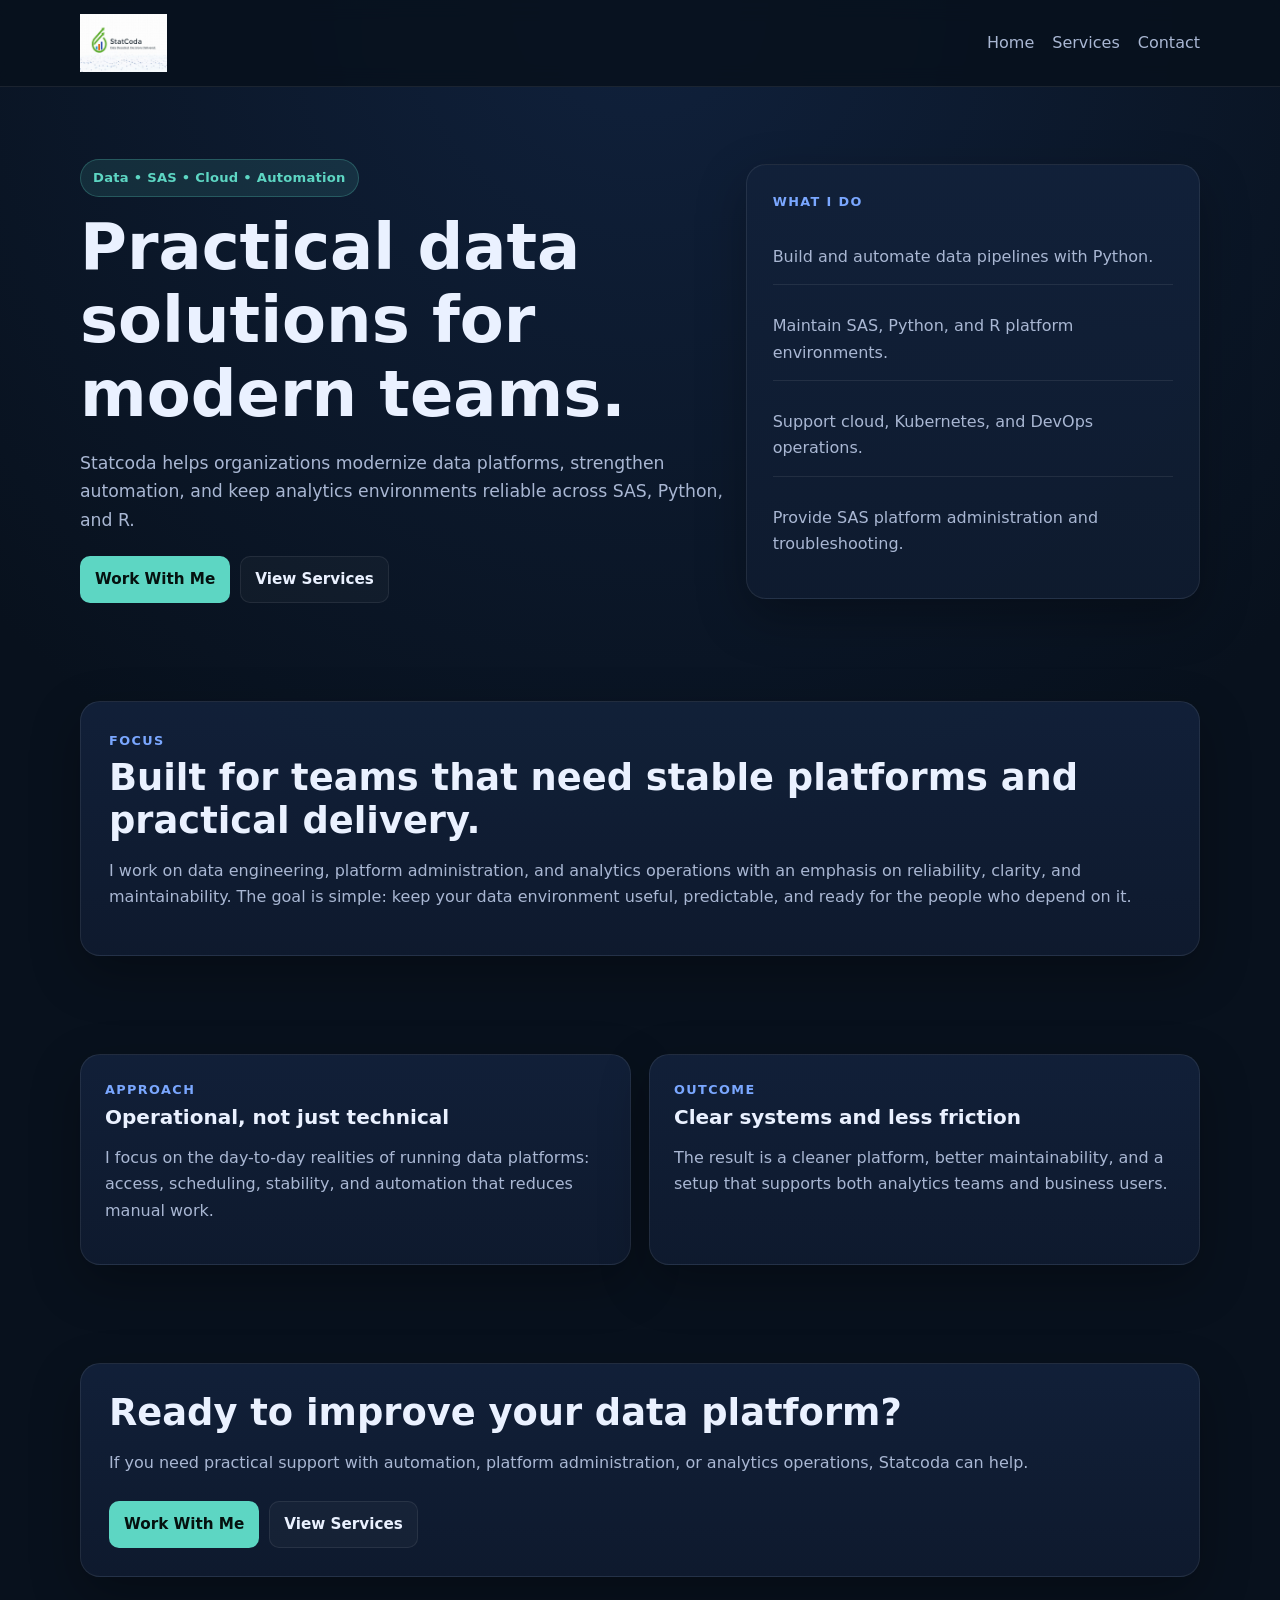
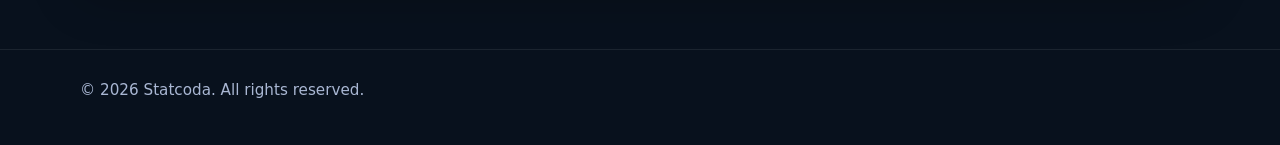
<file: index.html>
<!DOCTYPE html>
<html lang="en">
<head>
  <meta charset="UTF-8" />
  <meta name="viewport" content="width=device-width, initial-scale=1.0" />
  <title>Statcoda | Data, SAS, Cloud & Automation</title>
  <meta name="description" content="Statcoda helps organizations modernize data platforms, improve automation, and support analytics environments across SAS, Python, and R." />
  <link rel="stylesheet" href="style.css" />
</head>
<body>
  <header>
    <div class="container nav">
      <a class="brand" href="index.html">
        <img src="StatCoda_logo1.jpg" alt="Statcoda logo" />
      </a>
      <nav class="nav-links">
        <a href="index.html">Home</a>
        <a href="services.html">Services</a>
        <a href="contact.html">Contact</a>
      </nav>
    </div>
  </header>

  <main>
    <section class="hero">
      <div class="container hero-grid">
        <div class="hero-copy">
          <span class="eyebrow">Data • SAS • Cloud • Automation</span>
          <h1>Practical data solutions for modern teams.</h1>
          <p class="lead">
            Statcoda helps organizations modernize data platforms, strengthen automation, and keep analytics environments reliable across SAS, Python, and R.
          </p>
          <div class="actions actions-compact">
            <a class="btn btn-small primary" href="contact.html">Work With Me</a>
            <a class="btn btn-small secondary" href="services.html">View Services</a>
          </div>
        </div>

        <div class="panel">
          <div class="kicker">What I do</div>
          <div class="stats">
            <div class="stat">Build and automate data pipelines with Python.</div>
            <div class="stat">Maintain SAS, Python, and R platform environments.</div>
            <div class="stat">Support cloud, Kubernetes, and DevOps operations.</div>
            <div class="stat">Provide SAS platform administration and troubleshooting.</div>
          </div>
        </div>
      </div>
    </section>

    <section class="section section-tight">
      <div class="container focus-card">
        <div class="kicker">Focus</div>
        <h2>Built for teams that need stable platforms and practical delivery.</h2>
        <p class="muted">
          I work on data engineering, platform administration, and analytics operations with an emphasis on reliability, clarity, and maintainability. The goal is simple: keep your data environment useful, predictable, and ready for the people who depend on it.
        </p>
      </div>
    </section>

    <section class="section section-tight">
      <div class="container grid-2">
        <div class="card">
          <div class="kicker">Approach</div>
          <h3>Operational, not just technical</h3>
          <p class="muted">
            I focus on the day-to-day realities of running data platforms: access, scheduling, stability, and automation that reduces manual work.
          </p>
        </div>

        <div class="card">
          <div class="kicker">Outcome</div>
          <h3>Clear systems and less friction</h3>
          <p class="muted">
            The result is a cleaner platform, better maintainability, and a setup that supports both analytics teams and business users.
          </p>
        </div>
      </div>
    </section>

    <section class="section section-tight">
      <div class="container cta-block">
        <h2>Ready to improve your data platform?</h2>
        <p class="muted">
          If you need practical support with automation, platform administration, or analytics operations, Statcoda can help.
        </p>
        <div class="actions actions-compact">
          <a class="btn btn-small primary" href="contact.html">Work With Me</a>
          <a class="btn btn-small secondary" href="services.html">View Services</a>
        </div>
      </div>
    </section>
  </main>

  <footer class="footer">
    <div class="container small">© 2026 Statcoda. All rights reserved.</div>
  </footer>
</body>
</html>
</file>
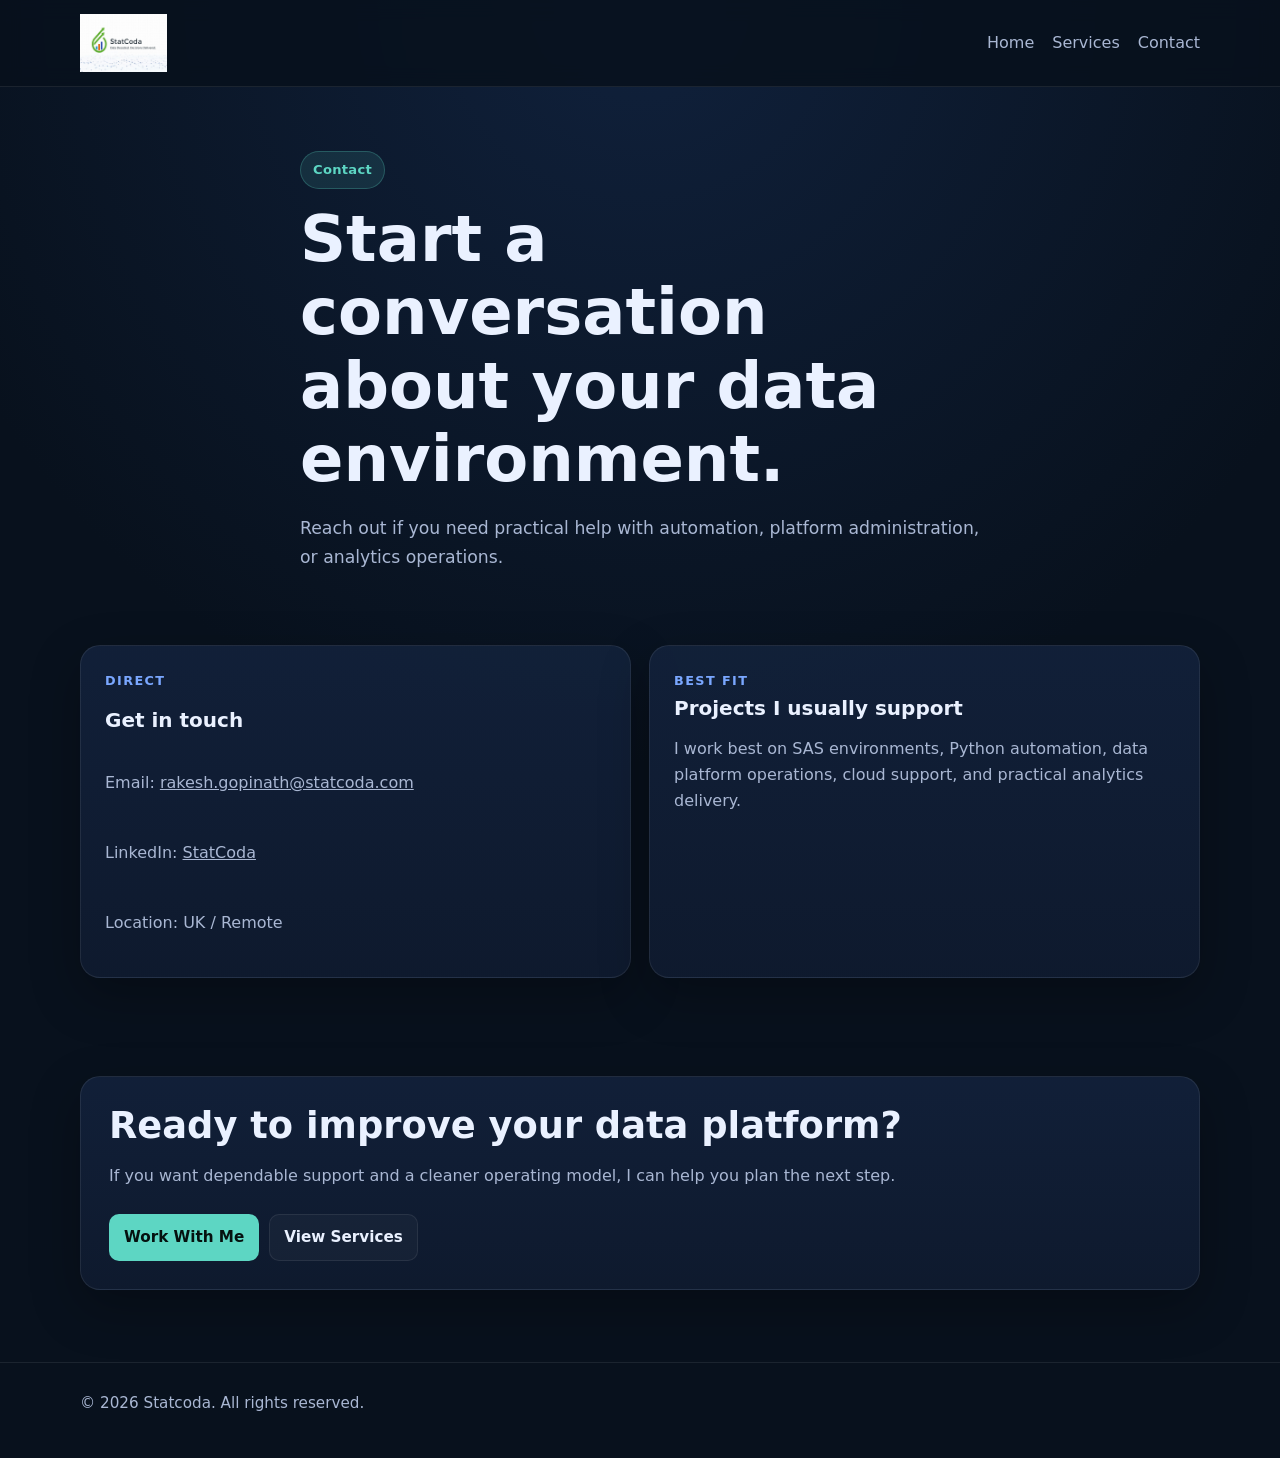
<file: contact.html>
<!DOCTYPE html>
<html lang="en">
<head>
  <meta charset="UTF-8" />
  <meta name="viewport" content="width=device-width, initial-scale=1.0" />
  <title>Contact | Statcoda</title>
  <meta name="description" content="Contact Statcoda for data engineering, platform administration, cloud, and SAS support." />
  <link rel="stylesheet" href="style.css" />
</head>
<body>
  <header>
    <div class="container nav">
      <a class="brand" href="index.html">
        <img src="StatCoda_logo1.jpg" alt="Statcoda logo" />
      </a>
      <nav class="nav-links">
        <a href="index.html">Home</a>
        <a href="services.html">Services</a>
        <a href="contact.html">Contact</a>
      </nav>
    </div>
  </header>

  <main>
    <section class="page-hero">
      <div class="container hero-copy">
        <span class="eyebrow">Contact</span>
        <h1>Start a conversation about your data environment.</h1>
        <p class="lead">
          Reach out if you need practical help with automation, platform administration, or analytics operations.
        </p>
      </div>
    </section>

    <section class="section section-tight">
      <div class="container grid-2">
        <div class="card contact-box">
          <div class="kicker">Direct</div>
          <h3>Get in touch</h3>
          <p class="muted">Email: <a href="mailto:rakesh.gopinath@statcoda.com">rakesh.gopinath@statcoda.com</a></p>
          <p class="muted">LinkedIn: <a href="https://www.linkedin.com/in/rakeshkg/" target="_blank" rel="noopener noreferrer">StatCoda</a></p>
          <p class="muted">Location: UK / Remote</p>
        </div>

        <div class="card">
          <div class="kicker">Best fit</div>
          <h3>Projects I usually support</h3>
          <p class="muted">
            I work best on SAS environments, Python automation, data platform operations, cloud support, and practical analytics delivery.
          </p>
        </div>
      </div>
    </section>

    <section class="section section-tight">
      <div class="container cta-block">
        <h2>Ready to improve your data platform?</h2>
        <p class="muted">
          If you want dependable support and a cleaner operating model, I can help you plan the next step.
        </p>
        <div class="actions actions-compact">
          <a class="btn btn-small primary" href="mailto:rakesh.gopinath@statcoda.com">Work With Me</a>
          <a class="btn btn-small secondary" href="services.html">View Services</a>
        </div>
      </div>
    </section>
  </main>

  <footer class="footer">
    <div class="container small">© 2026 Statcoda. All rights reserved.</div>
  </footer>
</body>
</html>
</file>
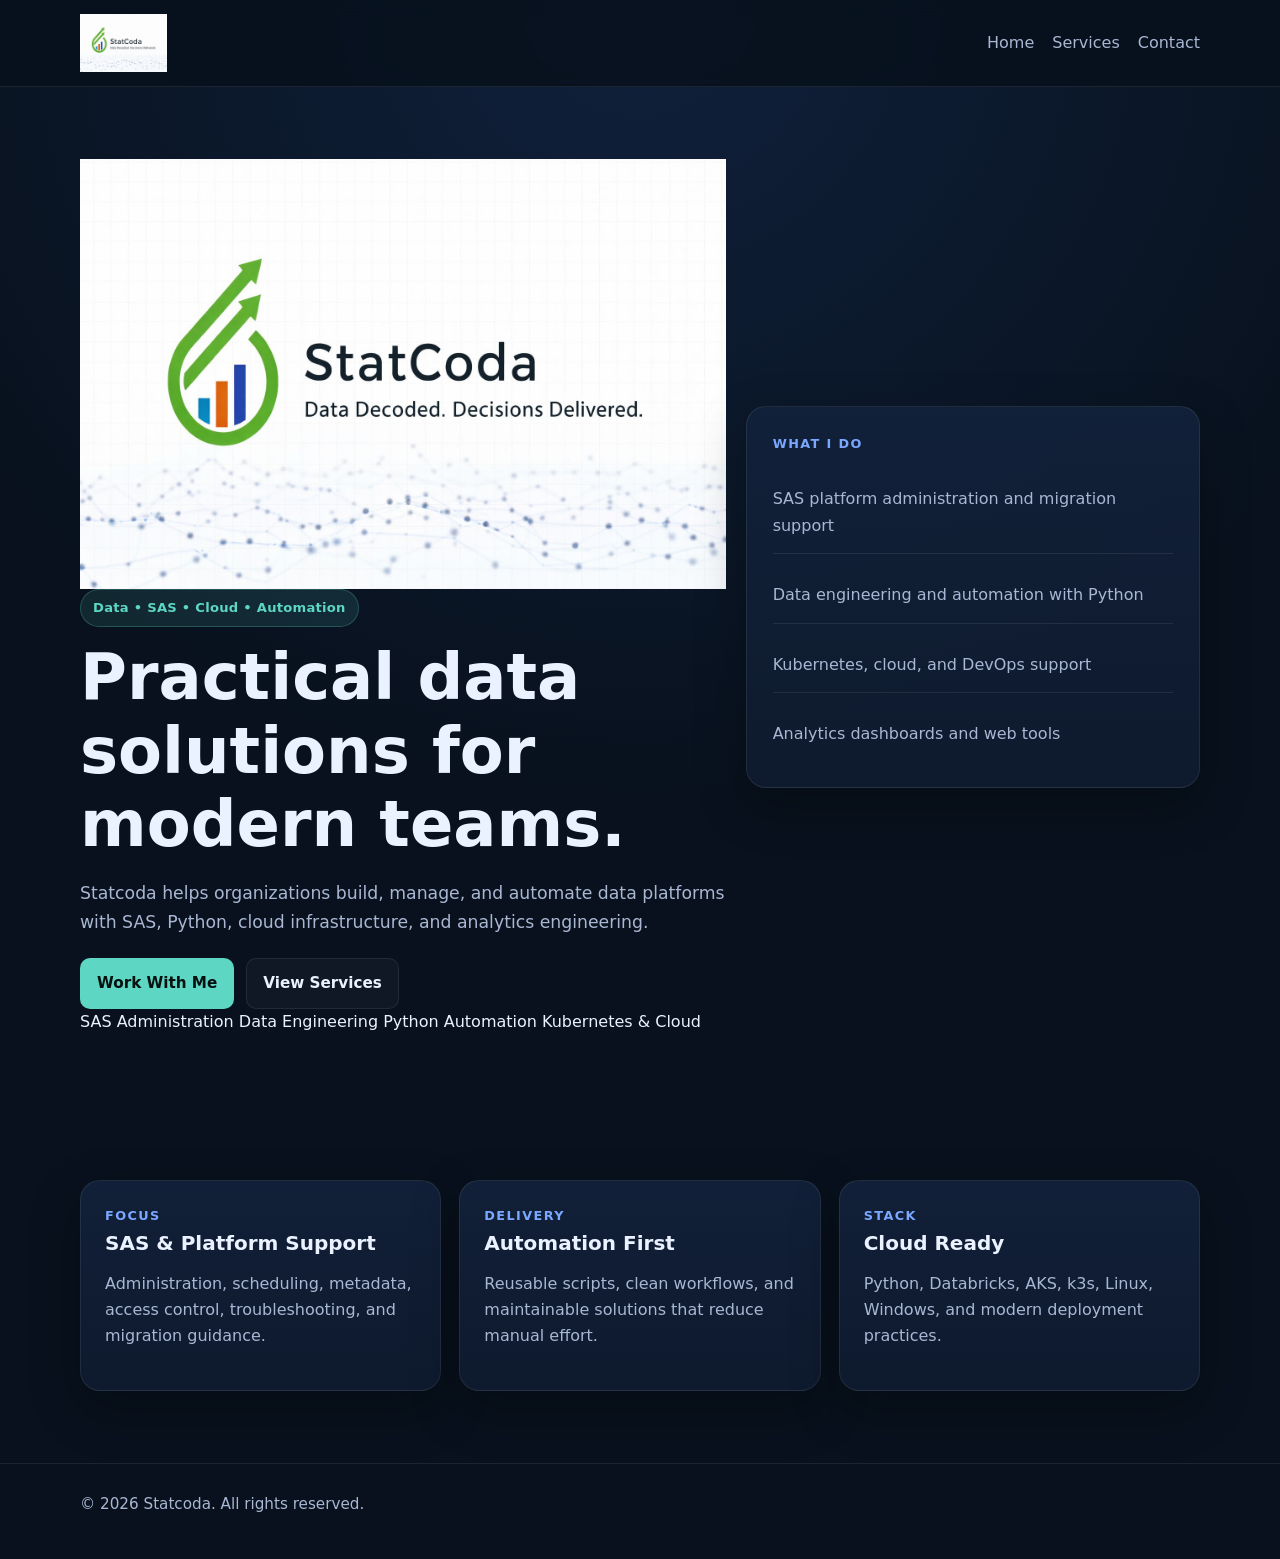
<file: indexv1.html>
<!DOCTYPE html>
<html lang="en">
<head>
  <meta charset="UTF-8" />
  <meta name="viewport" content="width=device-width, initial-scale=1.0" />
  <title>Statcoda | Data, SAS, Cloud & Automation</title>
  <meta name="description" content="Statcoda helps organizations with SAS, data engineering, cloud platforms, automation, and analytics." />
  <link rel="stylesheet" href="style.css" />
</head>
<body>
  <header>
    <div class="container nav">
      <a class="brand" href="index.html">
        <img src="StatCoda_logo1.jpg" alt="Statcoda logo" />
      </a>
      <nav class="nav-links">
        <a href="index.html">Home</a>
        <a href="services.html">Services</a>
        <a href="contact.html">Contact</a>
      </nav>
    </div>
  </header>
  <main>
    <section class="hero">
      <div class="container hero-grid">
        <div>
          <div class="hero-logo">
            <img src="StatCoda_logo1.jpg" alt="Statcoda logo" />
          </div>
          <span class="eyebrow">Data • SAS • Cloud • Automation</span>
          <h1>Practical data solutions for modern teams.</h1>
          <p class="lead">Statcoda helps organizations build, manage, and automate data platforms with SAS, Python, cloud infrastructure, and analytics engineering.</p>
          <div class="actions">
            <a class="btn primary" href="contact.html">Work With Me</a>
            <a class="btn secondary" href="services.html">View Services</a>
          </div>
          <div class="badge-row">
            <span class="badge">SAS Administration</span>
            <span class="badge">Data Engineering</span>
            <span class="badge">Python Automation</span>
            <span class="badge">Kubernetes & Cloud</span>
          </div>
        </div>
        <div class="panel">
          <div class="kicker">What I do</div>
          <div class="stats">
            <div class="stat">SAS platform administration and migration support</div>
            <div class="stat">Data engineering and automation with Python</div>
            <div class="stat">Kubernetes, cloud, and DevOps support</div>
            <div class="stat">Analytics dashboards and web tools</div>
          </div>
        </div>
      </div>
    </section>
    <section class="section">
      <div class="container grid-3">
        <div class="card">
          <div class="kicker">Focus</div>
          <h3>SAS & Platform Support</h3>
          <p class="muted">Administration, scheduling, metadata, access control, troubleshooting, and migration guidance.</p>
        </div>
        <div class="card">
          <div class="kicker">Delivery</div>
          <h3>Automation First</h3>
          <p class="muted">Reusable scripts, clean workflows, and maintainable solutions that reduce manual effort.</p>
        </div>
        <div class="card">
          <div class="kicker">Stack</div>
          <h3>Cloud Ready</h3>
          <p class="muted">Python, Databricks, AKS, k3s, Linux, Windows, and modern deployment practices.</p>
        </div>
      </div>
    </section>
  </main>
  <footer class="footer">
    <div class="container small">© 2026 Statcoda. All rights reserved.</div>
  </footer>
</body>
</html>
</file>
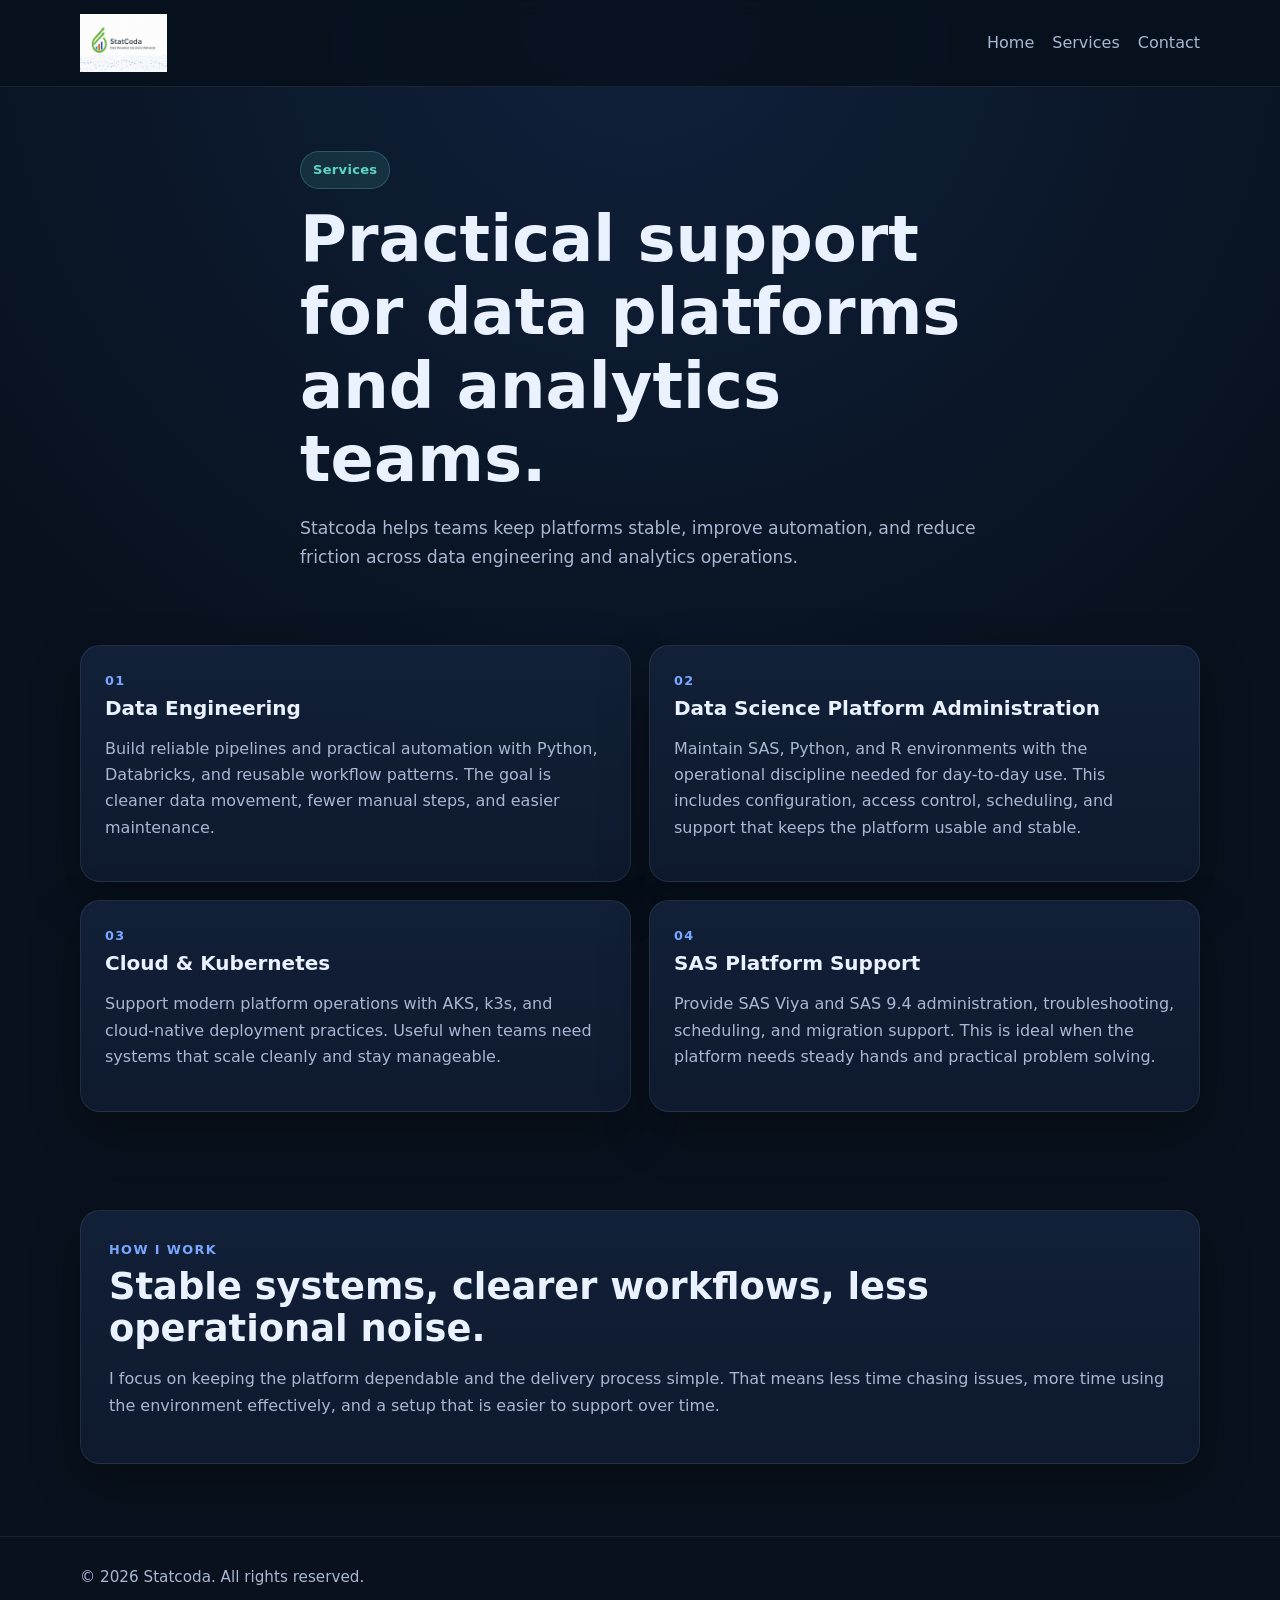
<file: services.html>
<!DOCTYPE html>
<html lang="en">
<head>
  <meta charset="UTF-8" />
  <meta name="viewport" content="width=device-width, initial-scale=1.0" />
  <title>Services | Statcoda</title>
  <meta name="description" content="Statcoda services for data engineering, data science platform administration, cloud and Kubernetes, and SAS support." />
  <link rel="stylesheet" href="style.css" />
</head>
<body>
  <header>
    <div class="container nav">
      <a class="brand" href="index.html">
        <img src="StatCoda_logo1.jpg" alt="Statcoda logo" />
      </a>
      <nav class="nav-links">
        <a href="index.html">Home</a>
        <a href="services.html">Services</a>
        <a href="contact.html">Contact</a>
      </nav>
    </div>
  </header>

  <main>
    <section class="page-hero">
      <div class="container hero-copy">
        <span class="eyebrow">Services</span>
        <h1>Practical support for data platforms and analytics teams.</h1>
        <p class="lead">
          Statcoda helps teams keep platforms stable, improve automation, and reduce friction across data engineering and analytics operations.
        </p>
      </div>
    </section>

    <section class="section section-tight">
      <div class="container grid-2">
        <div class="card">
          <div class="kicker">01</div>
          <h3>Data Engineering</h3>
          <p class="muted">
            Build reliable pipelines and practical automation with Python, Databricks, and reusable workflow patterns. The goal is cleaner data movement, fewer manual steps, and easier maintenance.
          </p>
        </div>

        <div class="card">
          <div class="kicker">02</div>
          <h3>Data Science Platform Administration</h3>
          <p class="muted">
            Maintain SAS, Python, and R environments with the operational discipline needed for day-to-day use. This includes configuration, access control, scheduling, and support that keeps the platform usable and stable.
          </p>
        </div>

        <div class="card">
          <div class="kicker">03</div>
          <h3>Cloud & Kubernetes</h3>
          <p class="muted">
            Support modern platform operations with AKS, k3s, and cloud-native deployment practices. Useful when teams need systems that scale cleanly and stay manageable.
          </p>
        </div>

        <div class="card">
          <div class="kicker">04</div>
          <h3>SAS Platform Support</h3>
          <p class="muted">
            Provide SAS Viya and SAS 9.4 administration, troubleshooting, scheduling, and migration support. This is ideal when the platform needs steady hands and practical problem solving.
          </p>
        </div>
      </div>
    </section>

    <section class="section section-tight">
      <div class="container focus-card">
        <div class="kicker">How I work</div>
        <h2>Stable systems, clearer workflows, less operational noise.</h2>
        <p class="muted">
          I focus on keeping the platform dependable and the delivery process simple. That means less time chasing issues, more time using the environment effectively, and a setup that is easier to support over time.
        </p>
      </div>
    </section>
  </main>

  <footer class="footer">
    <div class="container small">© 2026 Statcoda. All rights reserved.</div>
  </footer>
</body>
</html>
</file>
<file: style.css>
:root {
  --bg: #08111d;
  --panel: #0f1b2f;
  --panel2: #12213a;
  --text: #eaf1ff;
  --muted: #a9b7d3;
  --accent: #5dd6c3;
  --accent2: #7aa7ff;
  --border: rgba(255,255,255,0.08);
  --shadow: 0 18px 50px rgba(0,0,0,0.28);
  --body-size: 1rem;
  --lead-size: 1.08rem;
  --h1-size: clamp(2.5rem, 5vw, 4.5rem);
  --h2-size: clamp(1.6rem, 3vw, 2.3rem);
  --h3-size: 1.25rem;
  --nav-size: 1rem;
  --button-size: 0.95rem;
}

* { box-sizing: border-box; }

html {
  scroll-behavior: smooth;
  font-size: 16px;
}

body {
  margin: 0;
  font-family: Inter, system-ui, -apple-system, Segoe UI, Roboto, Arial, sans-serif;
  background: radial-gradient(circle at top, #10213c 0%, var(--bg) 48%);
  color: var(--text);
  line-height: 1.65;
  font-size: var(--body-size);
}

a { color: inherit; }

img {
  max-width: 100%;
  display: block;
}

.container {
  width: min(1120px, calc(100% - 32px));
  margin: 0 auto;
}

header {
  position: sticky;
  top: 0;
  z-index: 20;
  background: rgba(8,17,29,0.86);
  backdrop-filter: blur(10px);
  border-bottom: 1px solid var(--border);
}

.nav {
  display: flex;
  align-items: center;
  justify-content: space-between;
  gap: 16px;
  padding: 14px 0;
}

.brand {
  display: inline-flex;
  align-items: center;
  text-decoration: none;
}

.brand img {
  height: 58px;
  width: auto;
  display: block;
}

.nav-links {
  display: flex;
  gap: 18px;
  flex-wrap: wrap;
}

.nav-links a {
  text-decoration: none;
  color: var(--muted);
  font-size: var(--nav-size);
}

.nav-links a:hover {
  color: var(--text);
}

.hero,
.section {
  padding: 72px 0;
}

.hero-grid {
  display: grid;
  grid-template-columns: 1.35fr 0.95fr;
  gap: 20px;
  align-items: center;
}

.hero-copy {
  max-width: 680px;
}

.eyebrow {
  display: inline-block;
  padding: 7px 12px;
  border-radius: 999px;
  background: rgba(93,214,195,0.12);
  color: var(--accent);
  border: 1px solid rgba(93,214,195,0.25);
  font-size: 0.82rem;
  font-weight: 700;
  letter-spacing: 0.02em;
}

h1, h2, h3 {
  line-height: 1.15;
  margin-top: 0;
}

h1 {
  font-size: var(--h1-size);
  margin: 14px 0 16px;
}

h2 {
  font-size: var(--h2-size);
  margin: 0 0 12px;
}

h3 {
  font-size: var(--h3-size);
  margin-bottom: 10px;
}

.lead {
  color: var(--muted);
  font-size: var(--lead-size);
  max-width: 62ch;
}

.actions {
  display: flex;
  gap: 12px;
  flex-wrap: wrap;
  margin-top: 24px;
}

.actions-compact {
  gap: 10px;
}

.btn {
  display: inline-flex;
  align-items: center;
  justify-content: center;
  padding: 12px 16px;
  border-radius: 10px;
  text-decoration: none;
  font-weight: 700;
  border: 1px solid transparent;
  font-size: var(--button-size);
}

.btn-small {
  padding: 10px 14px;
  border-radius: 10px;
  font-size: var(--button-size);
}

.btn.primary {
  background: var(--accent);
  color: #05110f;
}

.btn.secondary {
  border-color: var(--border);
  background: rgba(255,255,255,0.03);
  color: var(--text);
}

.panel,
.card,
.focus-card,
.cta-block {
  background: linear-gradient(180deg, rgba(18,33,58,0.95), rgba(15,27,47,0.95));
  border: 1px solid var(--border);
  border-radius: 20px;
  box-shadow: var(--shadow);
}

.panel {
  padding: 26px;
}

.card {
  padding: 24px;
}

.focus-card,
.cta-block {
  padding: 28px;
}

.cta-block {
  text-align: left;
}

.stats {
  display: grid;
  gap: 14px;
  margin-top: 18px;
}

.stat {
  padding: 14px 0;
  border-bottom: 1px solid var(--border);
  color: var(--muted);
}

.stat:last-child {
  border-bottom: 0;
}

.section-title {
  font-size: var(--h2-size);
  margin-bottom: 18px;
}

.grid-3 {
  display: grid;
  grid-template-columns: repeat(3, 1fr);
  gap: 18px;
}

.grid-2 {
  display: grid;
  grid-template-columns: repeat(2, 1fr);
  gap: 18px;
}

.kicker {
  color: var(--accent2);
  font-weight: 700;
  text-transform: uppercase;
  letter-spacing: 1.4px;
  font-size: 0.8rem;
  margin-bottom: 6px;
}

.muted {
  color: var(--muted);
  font-size: 1rem;
}

.list {
  padding-left: 18px;
  color: var(--muted);
  margin: 0;
}

.list li {
  margin-bottom: 10px;
}

.contact-box {
  display: grid;
  gap: 12px;
}

.footer {
  padding: 28px 0 42px;
  color: var(--muted);
  border-top: 1px solid var(--border);
}

.small {
  font-size: 0.95rem;
}

.page-hero {
  padding: 64px 0 30px;
}

.section-tight {
  padding-top: 26px;
}

.hero .actions {
  margin-top: 22px;
}

.cta-block h2 {
  margin-bottom: 10px;
}

@media (max-width: 880px) {
  .hero-grid,
  .grid-3,
  .grid-2 {
    grid-template-columns: 1fr;
  }

  .nav {
    flex-direction: column;
    align-items: flex-start;
  }

  .hero,
  .section {
    padding: 56px 0;
  }

  .brand img {
    height: 52px;
  }
}

@media (max-width: 520px) {
  :root {
    --h1-size: clamp(2rem, 10vw, 2.8rem);
    --h2-size: clamp(1.4rem, 6vw, 1.9rem);
    --lead-size: 1rem;
  }

  .container {
    width: min(1120px, calc(100% - 24px));
  }

  .card,
  .panel,
  .focus-card,
  .cta-block {
    padding: 22px;
  }

  .actions {
    gap: 10px;
  }

  .btn,
  .btn-small {
    width: auto;
  }
}
</file>
